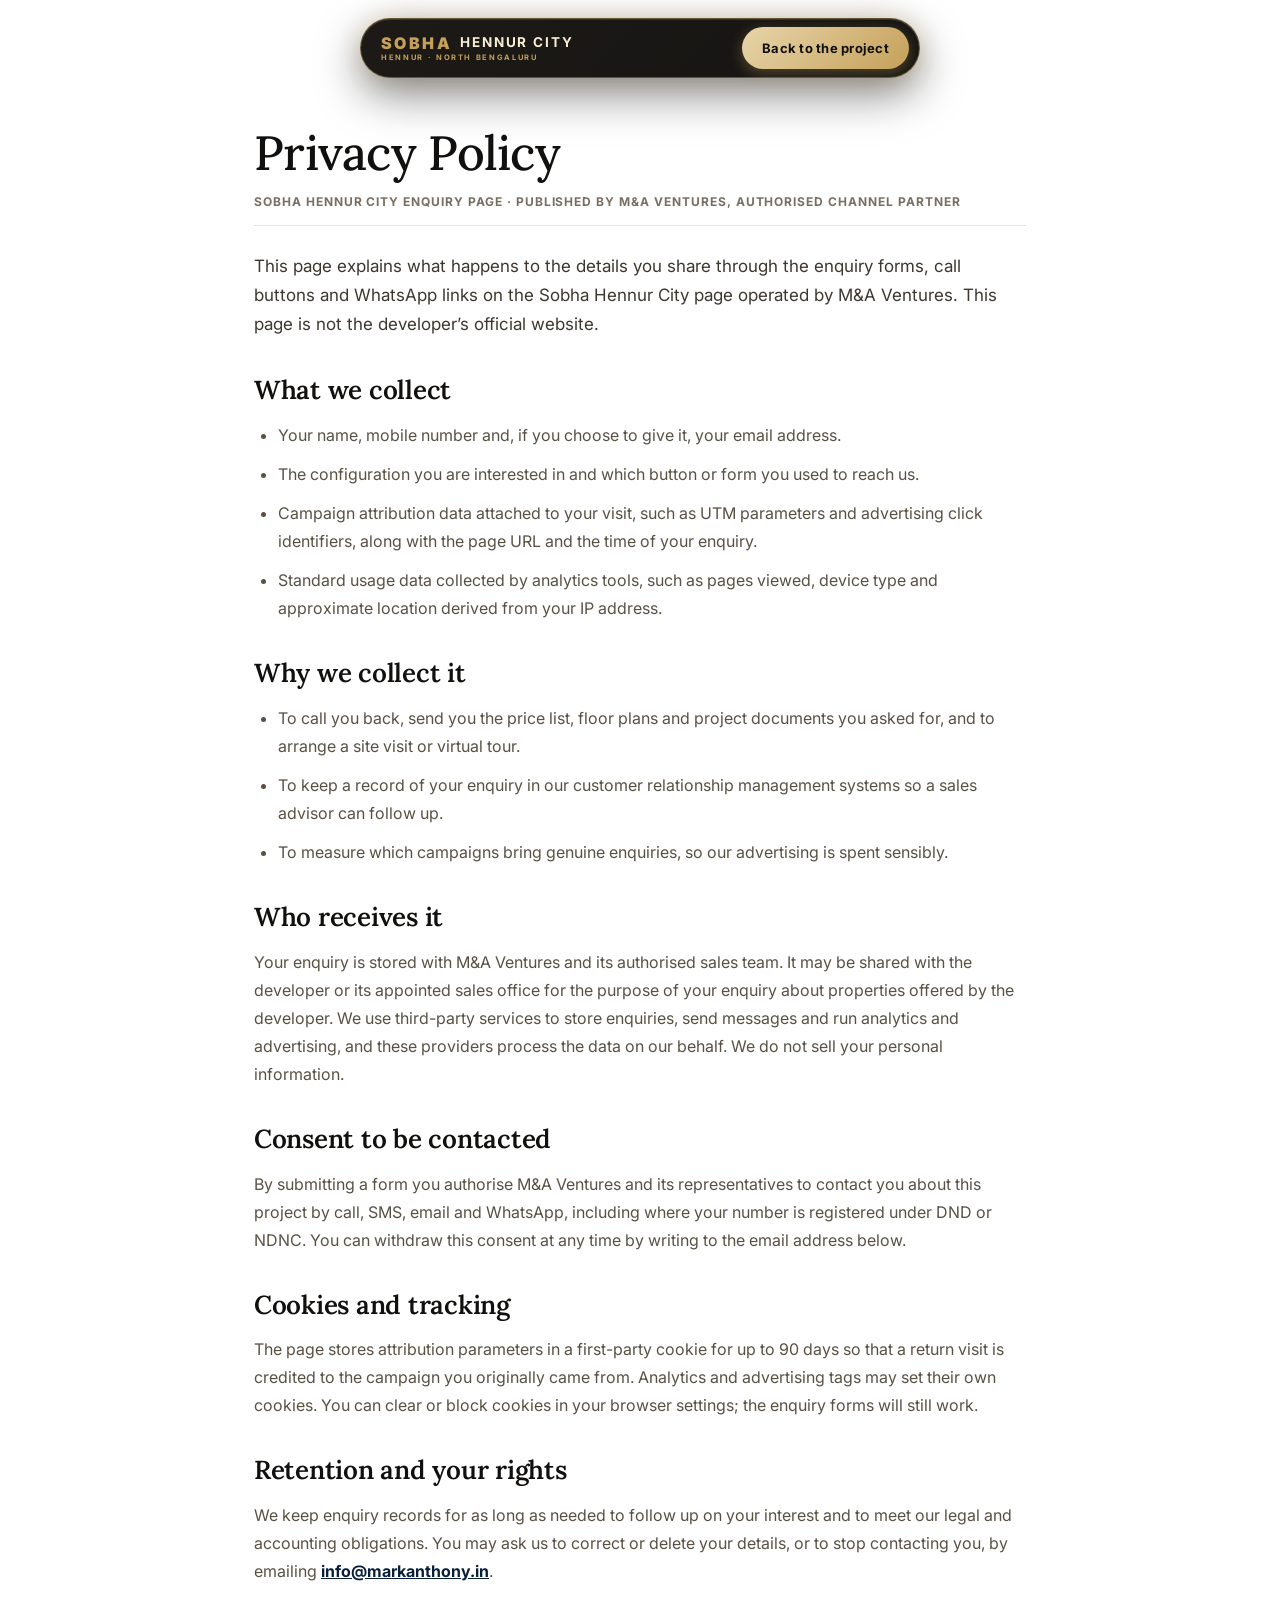
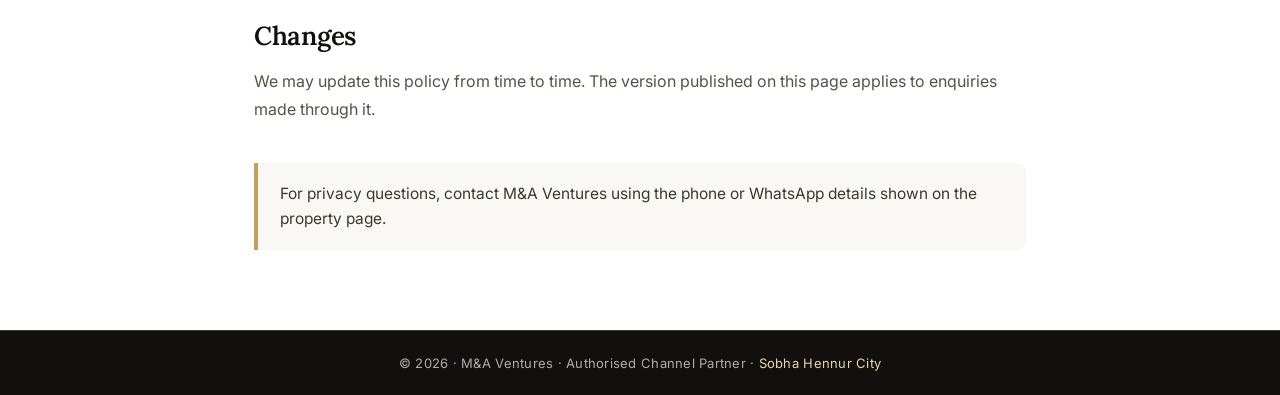
<file: privacy-policy.html>
<!DOCTYPE html>
<html lang="en-IN">
<head>
  <meta charset="UTF-8">
  <meta name="viewport" content="width=device-width, initial-scale=1.0">
  <meta name="theme-color" content="#11100e">
  <meta name="description" content="Privacy policy for enquiries submitted through this property information page. Published by M&amp;A Ventures, Authorised Channel Partner for Sobha Hennur City.">
  <title>Privacy Policy | Sobha Hennur City · M&amp;A Ventures</title>
  <link rel="preconnect" href="https://fonts.googleapis.com">
  <link rel="preconnect" href="https://fonts.gstatic.com" crossorigin>
  <link rel="stylesheet" href="https://fonts.googleapis.com/css2?family=Inter:wght@400;500;600;700&family=Lora:ital,wght@0,400;0,500;0,600;0,700;1,400;1,600&display=swap">
  <script>
    (function() {
      var h = window.location.hash;
      if (!h || h === '#' || h.length <= 1) {
        if ('scrollRestoration' in history) {
          history.scrollRestoration = 'manual';
        }
        window.scrollTo(0, 0);
      }
    })();
  </script>
  <style>
    :root {
      --charcoal: #181613;
      --charcoal-dark: #11100e;
      --gold: #c5a059;
      --gold-light: #e8d5aa;
      --gold-deep: #b38f4d;
      --serif: "Lora", Georgia, "Times New Roman", serif;
      --sans: "Inter", -apple-system, BlinkMacSystemFont, "Segoe UI", Roboto, sans-serif;
    }

    *, *::before, *::after {
      box-sizing: border-box;
    }

    /* Hide scrollbars across all browsers */
    html,
    body {
      scrollbar-width: none !important;
      -ms-overflow-style: none !important;
    }

    ::-webkit-scrollbar,
    *::-webkit-scrollbar,
    html::-webkit-scrollbar,
    body::-webkit-scrollbar {
      display: none !important;
      width: 0 !important;
      height: 0 !important;
    }

    body {
      margin: 0;
      padding: 0;
      background-color: #ffffff;
      color: #2c2721;
      min-height: 100vh;
      display: flex;
      flex-direction: column;
      font-family: var(--sans);
      -webkit-font-smoothing: antialiased;
      -moz-osx-font-smoothing: grayscale;
    }

    /* ==========================================================================
       Compact Floating Capsule Navbar (Exact 60px height matching landing page)
       ========================================================================== */
    .capsule-header {
      position: fixed;
      top: 18px;
      left: 50%;
      transform: translateX(-50%);
      z-index: 1000;
      width: min(560px, calc(100% - 24px));
      pointer-events: auto;
    }

    .capsule-shell {
      display: flex;
      align-items: center;
      justify-content: space-between;
      gap: 18px;
      height: 60px;
      padding: 0 10px 0 20px;
      border-radius: 9999px;
      background: linear-gradient(135deg, rgba(24, 21, 18, 0.98) 0%, rgba(17, 16, 14, 0.98) 100%);
      border: 1.5px solid rgba(197, 160, 89, 0.45);
      box-shadow:
        0 16px 44px rgba(15, 14, 12, 0.5),
        0 0 24px rgba(197, 160, 89, 0.25),
        inset 0 1px 0 rgba(255, 255, 255, 0.12);
      backdrop-filter: blur(20px);
      -webkit-backdrop-filter: blur(20px);
    }

    .capsule-brand {
      display: flex;
      flex-direction: column;
      justify-content: center;
      text-decoration: none;
      min-width: 0;
    }

    .brand-title-wrap {
      display: inline-flex;
      align-items: center;
      gap: 8px;
      line-height: 1;
    }

    .brand-builder-text {
      font-size: 16px;
      font-weight: 900;
      letter-spacing: 0.15em;
      color: #c5a059;
      text-transform: uppercase;
      white-space: nowrap;
    }

    .brand-project-text {
      font-size: 13.5px;
      font-weight: 700;
      letter-spacing: 0.14em;
      color: #f7ecd5;
      text-transform: uppercase;
      white-space: nowrap;
    }

    .capsule-subtitle {
      font-family: var(--sans);
      font-size: 7.5px;
      font-weight: 700;
      letter-spacing: 0.22em;
      text-transform: uppercase;
      color: #c5a059;
      line-height: 1;
      margin-top: 3px;
      white-space: nowrap;
      overflow: hidden;
      text-overflow: ellipsis;
    }

    .capsule-back-btn {
      display: inline-flex;
      align-items: center;
      justify-content: center;
      height: 42px;
      padding: 0 20px;
      border-radius: 9999px;
      background: linear-gradient(135deg, var(--gold-light) 0%, var(--gold) 100%);
      color: var(--charcoal-dark);
      font-family: var(--sans);
      font-size: 13px;
      font-weight: 700;
      letter-spacing: 0.02em;
      text-decoration: none;
      white-space: nowrap;
      flex-shrink: 0;
      box-shadow: 0 4px 14px rgba(197, 160, 89, 0.35);
      transition: transform 0.2s ease, box-shadow 0.2s ease, filter 0.2s ease;
    }

    .capsule-back-btn:hover,
    .capsule-back-btn:focus-visible {
      transform: translateY(-1px);
      filter: brightness(1.05);
      box-shadow: 0 6px 18px rgba(197, 160, 89, 0.5);
      outline: none;
    }

    /* Centered Privacy Policy Content */
    .privacy-content-wrap {
      flex: 1 0 auto;
      max-width: 820px;
      width: 100%;
      margin: 0 auto;
      padding: 125px 24px 64px;
      box-sizing: border-box;
    }

    .privacy-heading {
      font-family: var(--serif);
      font-size: clamp(38px, 5.2vw, 48px);
      font-weight: 500;
      color: var(--charcoal-dark);
      letter-spacing: -0.015em;
      line-height: 1.18;
      margin: 0 0 12px;
    }

    .privacy-eyebrow {
      font-size: 12px;
      font-weight: 700;
      letter-spacing: 0.08em;
      text-transform: uppercase;
      color: #786f60;
      margin: 0 0 26px;
      padding-bottom: 16px;
      border-bottom: 1px solid rgba(197, 160, 89, 0.3);
    }

    .privacy-intro {
      font-size: 17px;
      line-height: 1.72;
      color: #3d372e;
      margin: 0 0 32px;
    }

    .policy-section {
      margin-top: 34px;
    }

    .policy-section h2 {
      font-family: var(--serif);
      font-size: clamp(22px, 3.2vw, 26px);
      font-weight: 600;
      color: var(--charcoal-dark);
      letter-spacing: -0.01em;
      margin: 0 0 14px;
      line-height: 1.3;
    }

    .policy-section p {
      font-size: 16px;
      line-height: 1.75;
      color: #595144;
      margin: 0 0 16px;
    }

    .policy-section ul {
      margin: 0 0 20px;
      padding-left: 24px;
    }

    .policy-section li {
      font-size: 16px;
      line-height: 1.75;
      color: #595144;
      margin-bottom: 11px;
    }

    .policy-contact-box {
      margin-top: 40px;
      padding: 18px 22px;
      background: #faf8f5;
      border-left: 4px solid var(--gold);
      border-radius: 0 8px 8px 0;
      font-size: 15.5px;
      line-height: 1.65;
      color: #3d372e;
    }

    /* Footer */
    .privacy-footer {
      flex-shrink: 0;
      background: var(--charcoal-dark);
      color: #b5ac9e;
      padding: 24px 20px;
      text-align: center;
      font-size: 13px;
      letter-spacing: 0.02em;
      border-top: 1px solid rgba(197, 160, 89, 0.25);
    }

    .privacy-footer a {
      color: var(--gold-light);
      text-decoration: none;
    }

    .privacy-footer a:hover {
      text-decoration: underline;
    }

    /* Responsive */
    @media (max-width: 600px) {
      .capsule-header {
        top: 10px;
        width: calc(100% - 16px);
      }

      .capsule-shell {
        height: 52px;
        padding: 0 8px 0 14px;
        gap: 12px;
      }

      .brand-builder-text {
        font-size: 13.5px;
        font-weight: 900;
        letter-spacing: 0.12em;
        color: #c5a059;
      }

      .brand-project-text {
        font-size: 11px;
        letter-spacing: 0.12em;
        color: #f7ecd5;
      }

      .capsule-subtitle {
        font-size: 6px;
        font-weight: 700;
        letter-spacing: 0.14em;
        color: #c5a059;
      }

      .capsule-back-btn {
        height: 36px;
        padding: 0 14px;
        font-size: 11.5px;
      }

      .privacy-content-wrap {
        padding: 95px 18px 48px;
      }

      .privacy-heading {
        font-size: 32px;
      }

      .privacy-intro {
        font-size: 15.5px;
      }

      .policy-section h2 {
        font-size: 21px;
      }

      .policy-section p,
      .policy-section li {
        font-size: 15px;
      }
    }
  </style>
</head>
<body>

  <!-- Centered Navbar: Sobha Hennur City address + Back to project button (Exact 60px height) -->
  <header class="capsule-header">
    <div class="capsule-shell">
      <a class="capsule-brand" href="./" aria-label="Back to Sobha Hennur City property page">
        <div class="brand-title-wrap">
          <span class="brand-builder-text">SOBHA</span>
          <span class="brand-project-text">HENNUR CITY</span>
        </div>
        <span class="capsule-subtitle">HENNUR · NORTH BENGALURU</span>
      </a>
      <a class="capsule-back-btn" href="./">Back to the project</a>
    </div>
  </header>

  <!-- Centered Privacy Policy Content with enhanced readability font sizing -->
  <main class="privacy-content-wrap">
    <h1 class="privacy-heading">Privacy Policy</h1>
    <p class="privacy-eyebrow">SOBHA HENNUR CITY ENQUIRY PAGE · PUBLISHED BY M&amp;A VENTURES, AUTHORISED CHANNEL PARTNER</p>
    <p class="privacy-intro">This page explains what happens to the details you share through the enquiry forms, call buttons and WhatsApp links on the Sobha Hennur City page operated by M&amp;A Ventures. This page is not the developer’s official website.</p>

    <section class="policy-section">
      <h2>What we collect</h2>
      <ul>
        <li>Your name, mobile number and, if you choose to give it, your email address.</li>
        <li>The configuration you are interested in and which button or form you used to reach us.</li>
        <li>Campaign attribution data attached to your visit, such as UTM parameters and advertising click identifiers, along with the page URL and the time of your enquiry.</li>
        <li>Standard usage data collected by analytics tools, such as pages viewed, device type and approximate location derived from your IP address.</li>
      </ul>
    </section>

    <section class="policy-section">
      <h2>Why we collect it</h2>
      <ul>
        <li>To call you back, send you the price list, floor plans and project documents you asked for, and to arrange a site visit or virtual tour.</li>
        <li>To keep a record of your enquiry in our customer relationship management systems so a sales advisor can follow up.</li>
        <li>To measure which campaigns bring genuine enquiries, so our advertising is spent sensibly.</li>
      </ul>
    </section>

    <section class="policy-section">
      <h2>Who receives it</h2>
      <p>Your enquiry is stored with M&amp;A Ventures and its authorised sales team. It may be shared with the developer or its appointed sales office for the purpose of your enquiry about properties offered by the developer. We use third-party services to store enquiries, send messages and run analytics and advertising, and these providers process the data on our behalf. We do not sell your personal information.</p>
    </section>

    <section class="policy-section">
      <h2>Consent to be contacted</h2>
      <p>By submitting a form you authorise M&amp;A Ventures and its representatives to contact you about this project by call, SMS, email and WhatsApp, including where your number is registered under DND or NDNC. You can withdraw this consent at any time by writing to the email address below.</p>
    </section>

    <section class="policy-section">
      <h2>Cookies and tracking</h2>
      <p>The page stores attribution parameters in a first-party cookie for up to 90 days so that a return visit is credited to the campaign you originally came from. Analytics and advertising tags may set their own cookies. You can clear or block cookies in your browser settings; the enquiry forms will still work.</p>
    </section>

    <section class="policy-section">
      <h2>Retention and your rights</h2>
      <p>We keep enquiry records for as long as needed to follow up on your interest and to meet our legal and accounting obligations. You may ask us to correct or delete your details, or to stop contacting you, by emailing <a style="color: #0a203a; font-weight: 700; text-decoration: underline;" href="mailto:info@markanthony.in">info@markanthony.in</a>.</p>
    </section>

    <section class="policy-section">
      <h2>Changes</h2>
      <p>We may update this policy from time to time. The version published on this page applies to enquiries made through it.</p>
    </section>

    <p class="policy-contact-box">For privacy questions, contact M&amp;A Ventures using the phone or WhatsApp details shown on the property page.</p>
  </main>

  <!-- Clean Branded Footer -->
  <footer class="privacy-footer">
    &copy; <span id="policy-year">2026</span> · M&amp;A Ventures · Authorised Channel Partner · <a href="./">Sobha Hennur City</a>
  </footer>

  <script>
    (() => {
      "use strict";
      const yr = document.getElementById("policy-year");
      if (yr) yr.textContent = new Date().getFullYear();
    })();
  </script>
</body>
</html>
</file>
